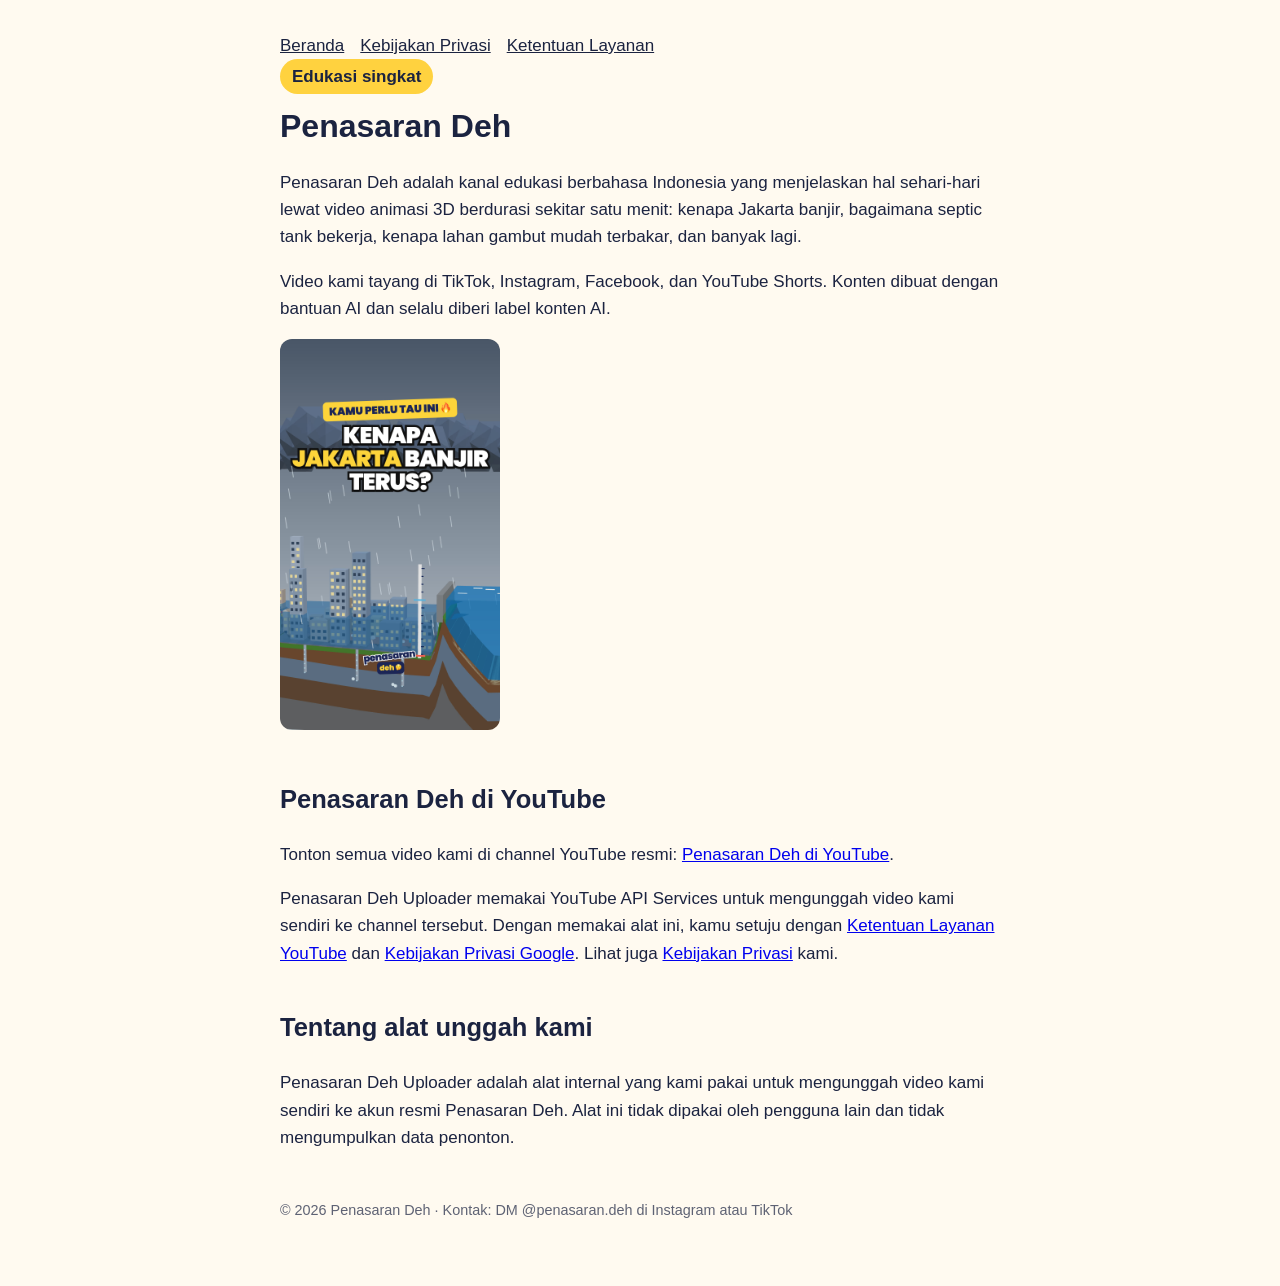
<file: index.html>
<!doctype html><html lang="id"><head><meta charset="utf-8"><meta name="viewport" content="width=device-width,initial-scale=1"><title>Penasaran Deh</title><link rel="stylesheet" href="style.css"></head><body><main><nav><a href="./">Beranda</a><a href="privacy.html">Kebijakan Privasi</a><a href="terms.html">Ketentuan Layanan</a></nav>
<span class="tag">Edukasi singkat</span><h1>Penasaran Deh</h1><p>Penasaran Deh adalah kanal edukasi berbahasa Indonesia yang menjelaskan hal sehari-hari lewat video animasi 3D berdurasi sekitar satu menit: kenapa Jakarta banjir, bagaimana septic tank bekerja, kenapa lahan gambut mudah terbakar, dan banyak lagi.</p><p>Video kami tayang di TikTok, Instagram, Facebook, dan YouTube Shorts. Konten dibuat dengan bantuan AI dan selalu diberi label konten AI.</p><img src="cover.jpg" alt="Contoh video: Kenapa Jakarta banjir terus?"><h2>Penasaran Deh di YouTube</h2><p>Tonton semua video kami di channel YouTube resmi: <a href="https://www.youtube.com/channel/UCyAd2lE1JNkJhpfxtQNUlPw">Penasaran Deh di YouTube</a>.</p><p>Penasaran Deh Uploader memakai YouTube API Services untuk mengunggah video kami sendiri ke channel tersebut. Dengan memakai alat ini, kamu setuju dengan <a href="https://www.youtube.com/t/terms">Ketentuan Layanan YouTube</a> dan <a href="https://policies.google.com/privacy">Kebijakan Privasi Google</a>. Lihat juga <a href="privacy.html">Kebijakan Privasi</a> kami.</p><h2>Tentang alat unggah kami</h2><p>Penasaran Deh Uploader adalah alat internal yang kami pakai untuk mengunggah video kami sendiri ke akun resmi Penasaran Deh. Alat ini tidak dipakai oleh pengguna lain dan tidak mengumpulkan data penonton.</p>
<footer>© 2026 Penasaran Deh · Kontak: DM @penasaran.deh di Instagram atau TikTok</footer></main></body></html>
</file>
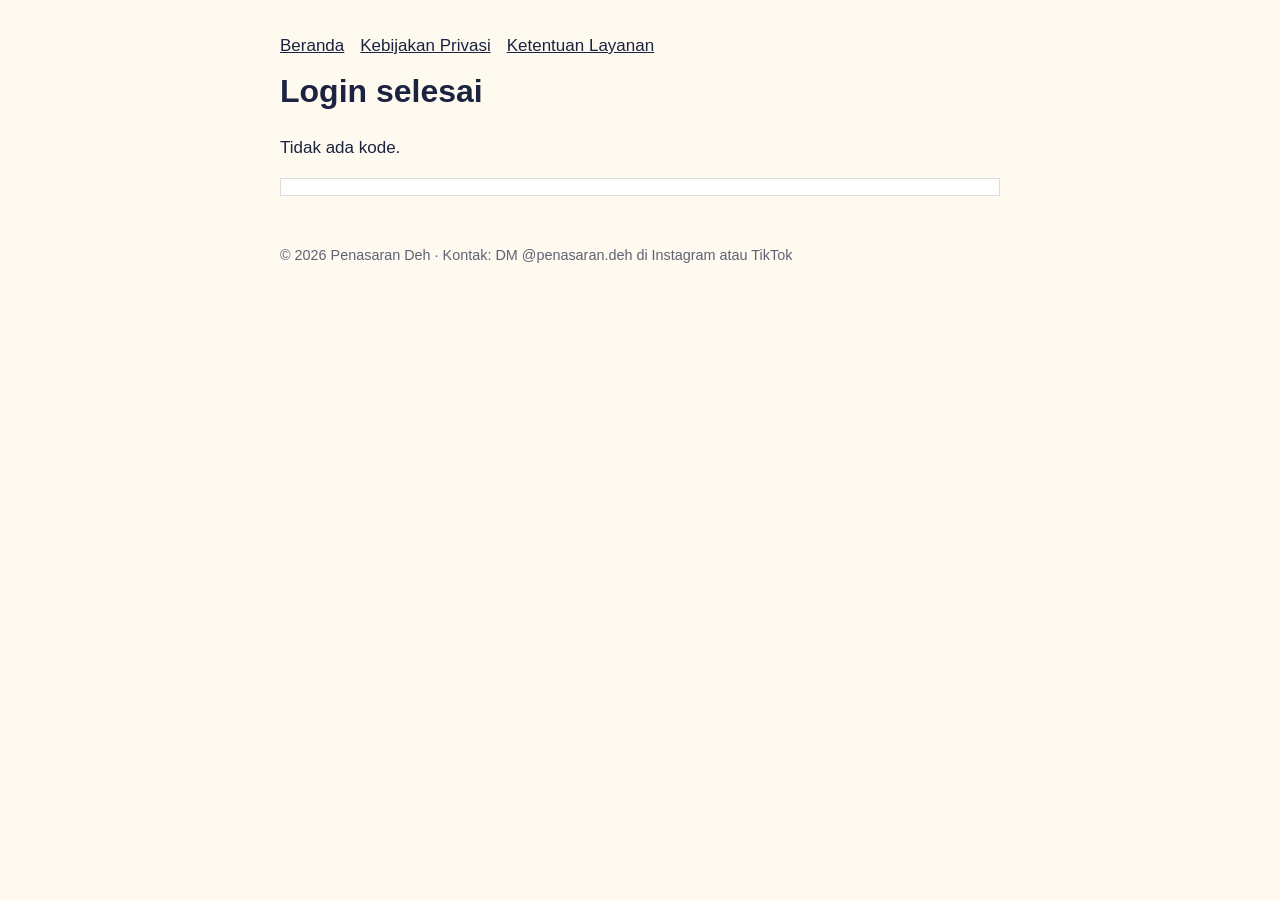
<file: callback.html>
<!doctype html><html lang="id"><head><meta charset="utf-8"><meta name="viewport" content="width=device-width,initial-scale=1"><title>Login selesai - Penasaran Deh</title><link rel="stylesheet" href="style.css"></head><body><main><nav><a href="./">Beranda</a><a href="privacy.html">Kebijakan Privasi</a><a href="terms.html">Ketentuan Layanan</a></nav>
<h1>Login selesai</h1><p id="s">Memproses…</p><code id="c"></code><script>const p=new URLSearchParams(location.search);document.getElementById("s").textContent=p.get("code")?"Izin diberikan. Kode di bawah dipakai oleh alat unggah Penasaran Deh. Halaman ini boleh ditutup.":"Tidak ada kode. "+(p.get("error_description")||p.get("error")||"");document.getElementById("c").textContent=p.get("code")||"";</script>
<footer>© 2026 Penasaran Deh · Kontak: DM @penasaran.deh di Instagram atau TikTok</footer></main></body></html>
</file>
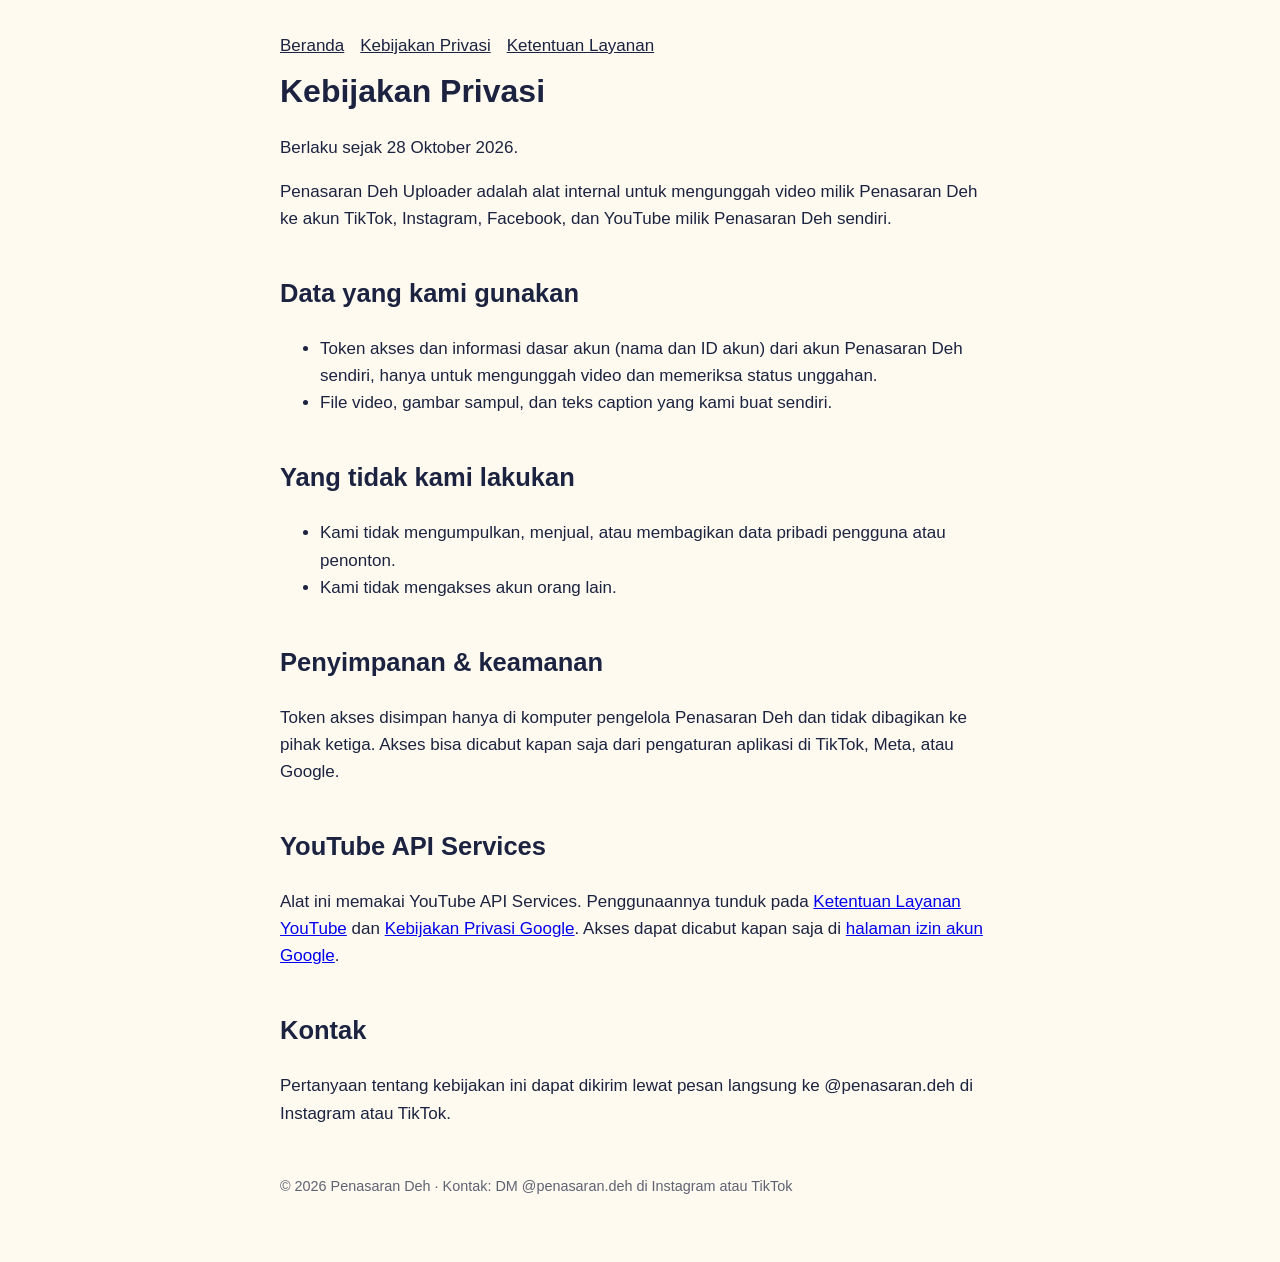
<file: privacy.html>
<!doctype html><html lang="id"><head><meta charset="utf-8"><meta name="viewport" content="width=device-width,initial-scale=1"><title>Kebijakan Privasi - Penasaran Deh</title><link rel="stylesheet" href="style.css"></head><body><main><nav><a href="./">Beranda</a><a href="privacy.html">Kebijakan Privasi</a><a href="terms.html">Ketentuan Layanan</a></nav>
<h1>Kebijakan Privasi</h1><p>Berlaku sejak 28 Oktober 2026.</p><p>Penasaran Deh Uploader adalah alat internal untuk mengunggah video milik Penasaran Deh ke akun TikTok, Instagram, Facebook, dan YouTube milik Penasaran Deh sendiri.</p><h2>Data yang kami gunakan</h2><ul><li>Token akses dan informasi dasar akun (nama dan ID akun) dari akun Penasaran Deh sendiri, hanya untuk mengunggah video dan memeriksa status unggahan.</li><li>File video, gambar sampul, dan teks caption yang kami buat sendiri.</li></ul><h2>Yang tidak kami lakukan</h2><ul><li>Kami tidak mengumpulkan, menjual, atau membagikan data pribadi pengguna atau penonton.</li><li>Kami tidak mengakses akun orang lain.</li></ul><h2>Penyimpanan &amp; keamanan</h2><p>Token akses disimpan hanya di komputer pengelola Penasaran Deh dan tidak dibagikan ke pihak ketiga. Akses bisa dicabut kapan saja dari pengaturan aplikasi di TikTok, Meta, atau Google.</p><h2>YouTube API Services</h2><p>Alat ini memakai YouTube API Services. Penggunaannya tunduk pada <a href="https://www.youtube.com/t/terms">Ketentuan Layanan YouTube</a> dan <a href="https://policies.google.com/privacy">Kebijakan Privasi Google</a>. Akses dapat dicabut kapan saja di <a href="https://myaccount.google.com/permissions">halaman izin akun Google</a>.</p><h2>Kontak</h2><p>Pertanyaan tentang kebijakan ini dapat dikirim lewat pesan langsung ke @penasaran.deh di Instagram atau TikTok.</p>
<footer>© 2026 Penasaran Deh · Kontak: DM @penasaran.deh di Instagram atau TikTok</footer></main></body></html>
</file>
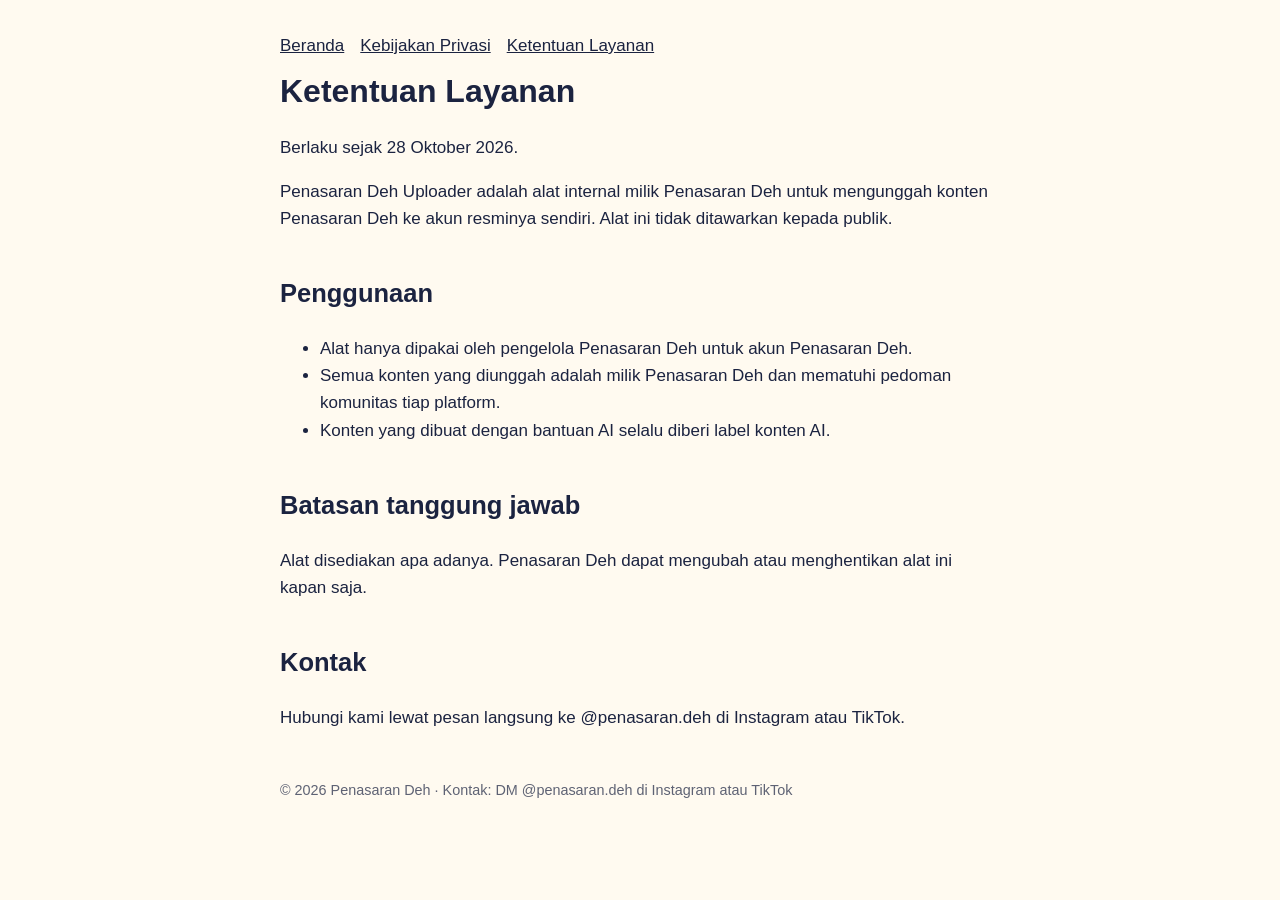
<file: terms.html>
<!doctype html><html lang="id"><head><meta charset="utf-8"><meta name="viewport" content="width=device-width,initial-scale=1"><title>Ketentuan Layanan - Penasaran Deh</title><link rel="stylesheet" href="style.css"></head><body><main><nav><a href="./">Beranda</a><a href="privacy.html">Kebijakan Privasi</a><a href="terms.html">Ketentuan Layanan</a></nav>
<h1>Ketentuan Layanan</h1><p>Berlaku sejak 28 Oktober 2026.</p><p>Penasaran Deh Uploader adalah alat internal milik Penasaran Deh untuk mengunggah konten Penasaran Deh ke akun resminya sendiri. Alat ini tidak ditawarkan kepada publik.</p><h2>Penggunaan</h2><ul><li>Alat hanya dipakai oleh pengelola Penasaran Deh untuk akun Penasaran Deh.</li><li>Semua konten yang diunggah adalah milik Penasaran Deh dan mematuhi pedoman komunitas tiap platform.</li><li>Konten yang dibuat dengan bantuan AI selalu diberi label konten AI.</li></ul><h2>Batasan tanggung jawab</h2><p>Alat disediakan apa adanya. Penasaran Deh dapat mengubah atau menghentikan alat ini kapan saja.</p><h2>Kontak</h2><p>Hubungi kami lewat pesan langsung ke @penasaran.deh di Instagram atau TikTok.</p>
<footer>© 2026 Penasaran Deh · Kontak: DM @penasaran.deh di Instagram atau TikTok</footer></main></body></html>
</file>
<file: style.css>
:root{--bg:#fffaf0;--ink:#1b2340;--acc:#ffd23f}
body{margin:0;background:var(--bg);color:var(--ink);font:17px/1.6 -apple-system,Segoe UI,Roboto,sans-serif}
main{max-width:720px;margin:0 auto;padding:32px 16px 64px}
h1{font-size:2rem;margin:.2em 0}h2{margin-top:1.6em}
.tag{display:inline-block;background:var(--acc);padding:4px 12px;border-radius:999px;font-weight:700}
nav a{margin-right:16px;color:var(--ink)}footer{margin-top:48px;font-size:.9rem;opacity:.7}
img{max-width:220px;border-radius:12px}
code{background:#fff;border:1px solid #ddd;padding:8px;display:block;word-break:break-all}
</file>
